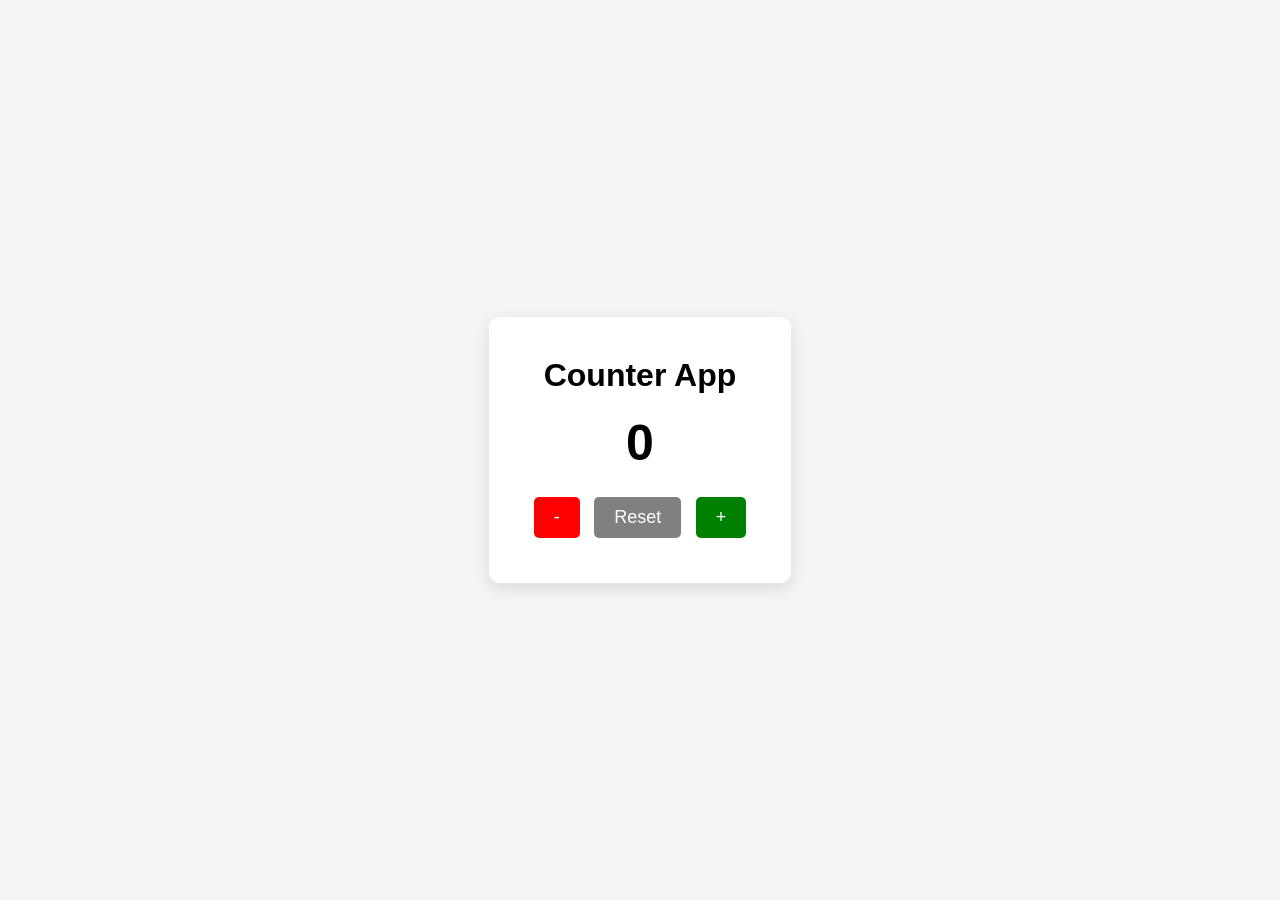
<file: Task2/index.html>
<!DOCTYPE html>
<html lang="en">
<head>
  <meta charset="UTF-8">
  <meta name="viewport" content="width=device-width, initial-scale=1.0">
  <title>Counter App</title>
  <link rel="stylesheet" href="style.css">
</head>
<body>

<div class="container">
  <h1>Counter App</h1>

  <!-- Display -->
  <div id="count">0</div>

  <!-- Buttons -->
  <div class="buttons">
    <button id="decrement">-</button>
    <button id="reset">Reset</button>
    <button id="increment">+</button>
  </div>
</div>

<script src="script.js"></script>
</body>
</html>
</file>
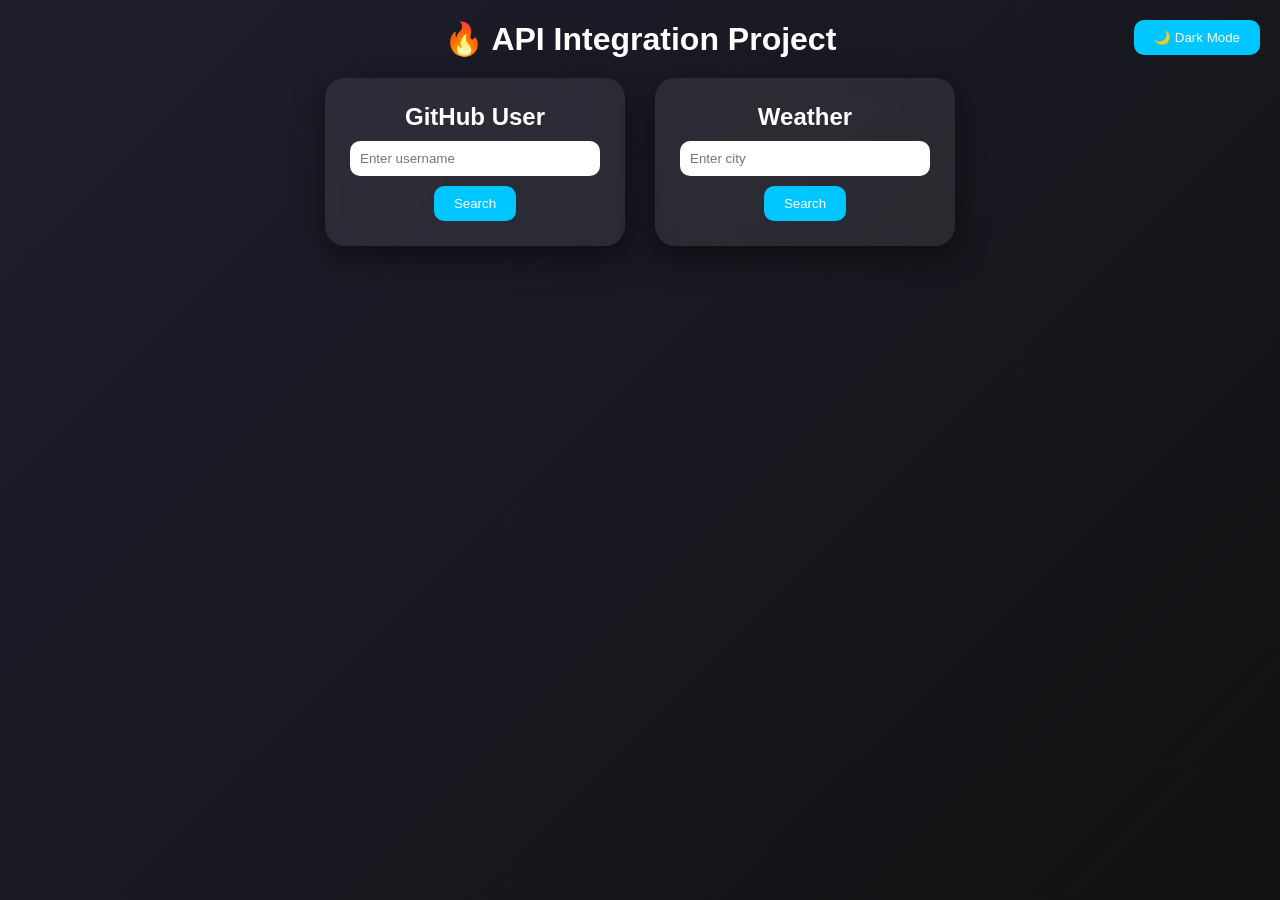
<file: Task3/index.html>
<!DOCTYPE html>
<html>
<head>
  <title>API Project</title>
  <link rel="stylesheet" href="style.css">
</head>
<body>

<button id="toggleMode">🌙 Dark Mode</button>

<h1>🔥 API Integration Project</h1>

<div class="container">

  <!-- GitHub -->
  <div class="card">
    <h2>GitHub User</h2>
    <input type="text" id="username" placeholder="Enter username">
    <button onclick="getGitHub()">Search</button>
    <div id="githubResult"></div>
    <div id="repoList"></div>
  </div>

  <!-- Weather -->
  <div class="card">
    <h2>Weather</h2>
    <input type="text" id="city" placeholder="Enter city">
    <button onclick="getWeather()">Search</button>
    <div id="weatherResult"></div>
  </div>

</div>

<script src="script.js"></script>
</body>
</html>
</file>
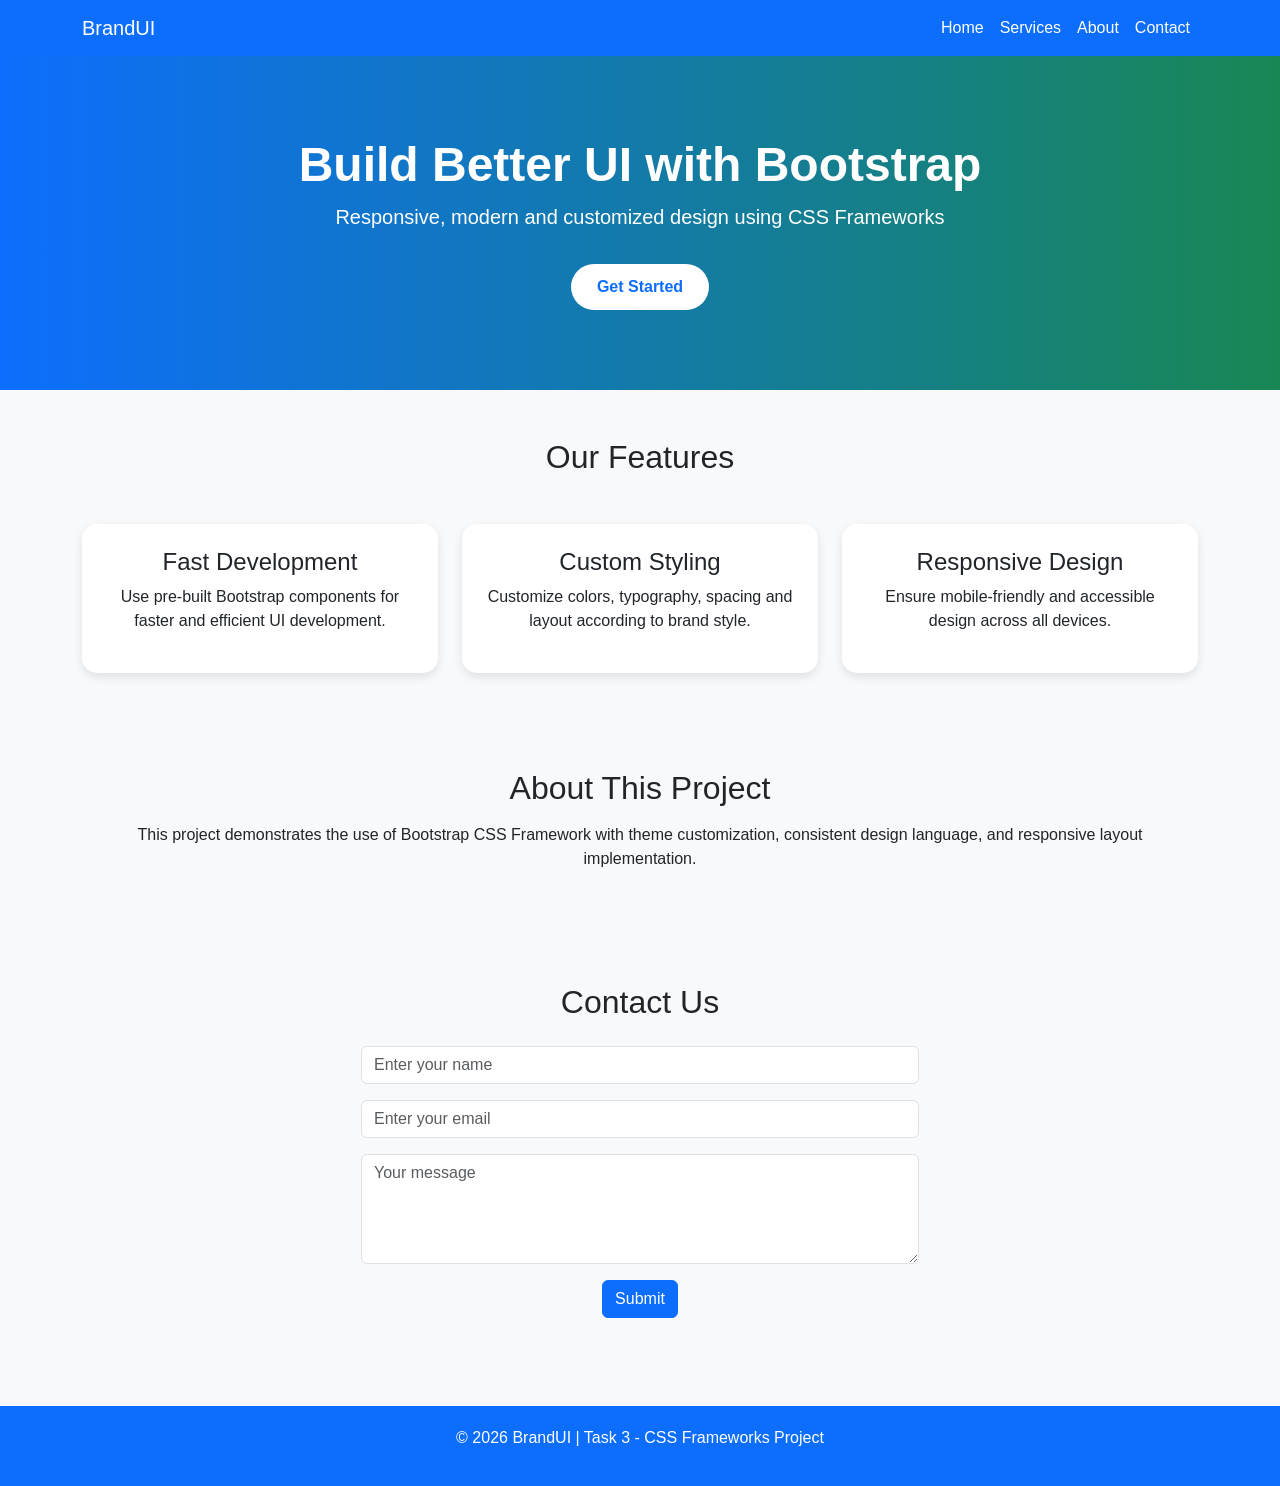
<file: Task4/index.html>
<!DOCTYPE html><html lang="en">
<head>
  <meta charset="UTF-8">
  <meta name="viewport" content="width=device-width, initial-scale=1.0">
  <title>Task 3 - CSS Frameworks</title>  <!-- Bootstrap CSS -->  <link href="https://cdn.jsdelivr.net/npm/bootstrap@5.3.3/dist/css/bootstrap.min.css" rel="stylesheet">  <style>
    :root {
      --primary-color: #0d6efd;
      --secondary-color: #f8f9fa;
      --accent-color: #198754;
      --text-color: #212529;
    }

    body {
      font-family: Arial, sans-serif;
      background-color: var(--secondary-color);
      color: var(--text-color);
    }

    .navbar {
      background-color: var(--primary-color);
    }

    .navbar-brand,
    .nav-link {
      color: white !important;
      font-weight: 500;
    }

    .hero {
      background: linear-gradient(to right, #0d6efd, #198754);
      color: white;
      padding: 80px 20px;
      text-align: center;
    }

    .hero h1 {
      font-size: 3rem;
      font-weight: bold;
    }

    .btn-custom {
      background-color: white;
      color: var(--primary-color);
      font-weight: bold;
      border-radius: 30px;
      padding: 10px 25px;
    }

    .card {
      border: none;
      border-radius: 15px;
      box-shadow: 0 4px 10px rgba(0,0,0,0.1);
      transition: 0.3s;
    }

    .card:hover {
      transform: translateY(-5px);
    }

    .footer {
      background-color: var(--primary-color);
      color: white;
      text-align: center;
      padding: 20px;
      margin-top: 40px;
    }
  </style></head>
<body>  <!-- Navbar -->  <nav class="navbar navbar-expand-lg">
    <div class="container">
      <a class="navbar-brand" href="#">BrandUI</a>
      <button class="navbar-toggler" type="button" data-bs-toggle="collapse" data-bs-target="#navbarNav">
        <span class="navbar-toggler-icon"></span>
      </button>
      <div class="collapse navbar-collapse" id="navbarNav">
        <ul class="navbar-nav ms-auto">
          <li class="nav-item"><a class="nav-link" href="#">Home</a></li>
          <li class="nav-item"><a class="nav-link" href="#services">Services</a></li>
          <li class="nav-item"><a class="nav-link" href="#about">About</a></li>
          <li class="nav-item"><a class="nav-link" href="#contact">Contact</a></li>
        </ul>
      </div>
    </div>
  </nav>  <!-- Hero Section -->  <section class="hero">
    <div class="container">
      <h1>Build Better UI with Bootstrap</h1>
      <p class="lead">Responsive, modern and customized design using CSS Frameworks</p>
      <a href="#services" class="btn btn-custom mt-3">Get Started</a>
    </div>
  </section>  <!-- Services Section -->  <section id="services" class="py-5">
    <div class="container">
      <h2 class="text-center mb-5">Our Features</h2>
      <div class="row g-4"><div class="col-md-4">
      <div class="card p-4 text-center">
        <h4>Fast Development</h4>
        <p>Use pre-built Bootstrap components for faster and efficient UI development.</p>
      </div>
    </div>

    <div class="col-md-4">
      <div class="card p-4 text-center">
        <h4>Custom Styling</h4>
        <p>Customize colors, typography, spacing and layout according to brand style.</p>
      </div>
    </div>

    <div class="col-md-4">
      <div class="card p-4 text-center">
        <h4>Responsive Design</h4>
        <p>Ensure mobile-friendly and accessible design across all devices.</p>
      </div>
    </div>

  </div>
</div>

  </section>  <!-- About Section -->  <section id="about" class="py-5 bg-light">
    <div class="container text-center">
      <h2>About This Project</h2>
      <p class="mt-3">
        This project demonstrates the use of Bootstrap CSS Framework with theme customization,
        consistent design language, and responsive layout implementation.
      </p>
    </div>
  </section>  <!-- Contact Section -->  <section id="contact" class="py-5">
    <div class="container">
      <h2 class="text-center mb-4">Contact Us</h2>
      <form class="w-50 mx-auto">
        <div class="mb-3">
          <input type="text" class="form-control" placeholder="Enter your name">
        </div>
        <div class="mb-3">
          <input type="email" class="form-control" placeholder="Enter your email">
        </div>
        <div class="mb-3">
          <textarea class="form-control" rows="4" placeholder="Your message"></textarea>
        </div>
        <div class="text-center">
          <button type="submit" class="btn btn-primary">Submit</button>
        </div>
      </form>
    </div>
  </section>  <!-- Footer -->  <footer class="footer">
    <p>© 2026 BrandUI | Task 3 - CSS Frameworks Project</p>
  </footer>  <!-- Bootstrap JS -->  <script src="https://cdn.jsdelivr.net/npm/bootstrap@5.3.3/dist/js/bootstrap.bundle.min.js"></script></body>
</html>
</file>
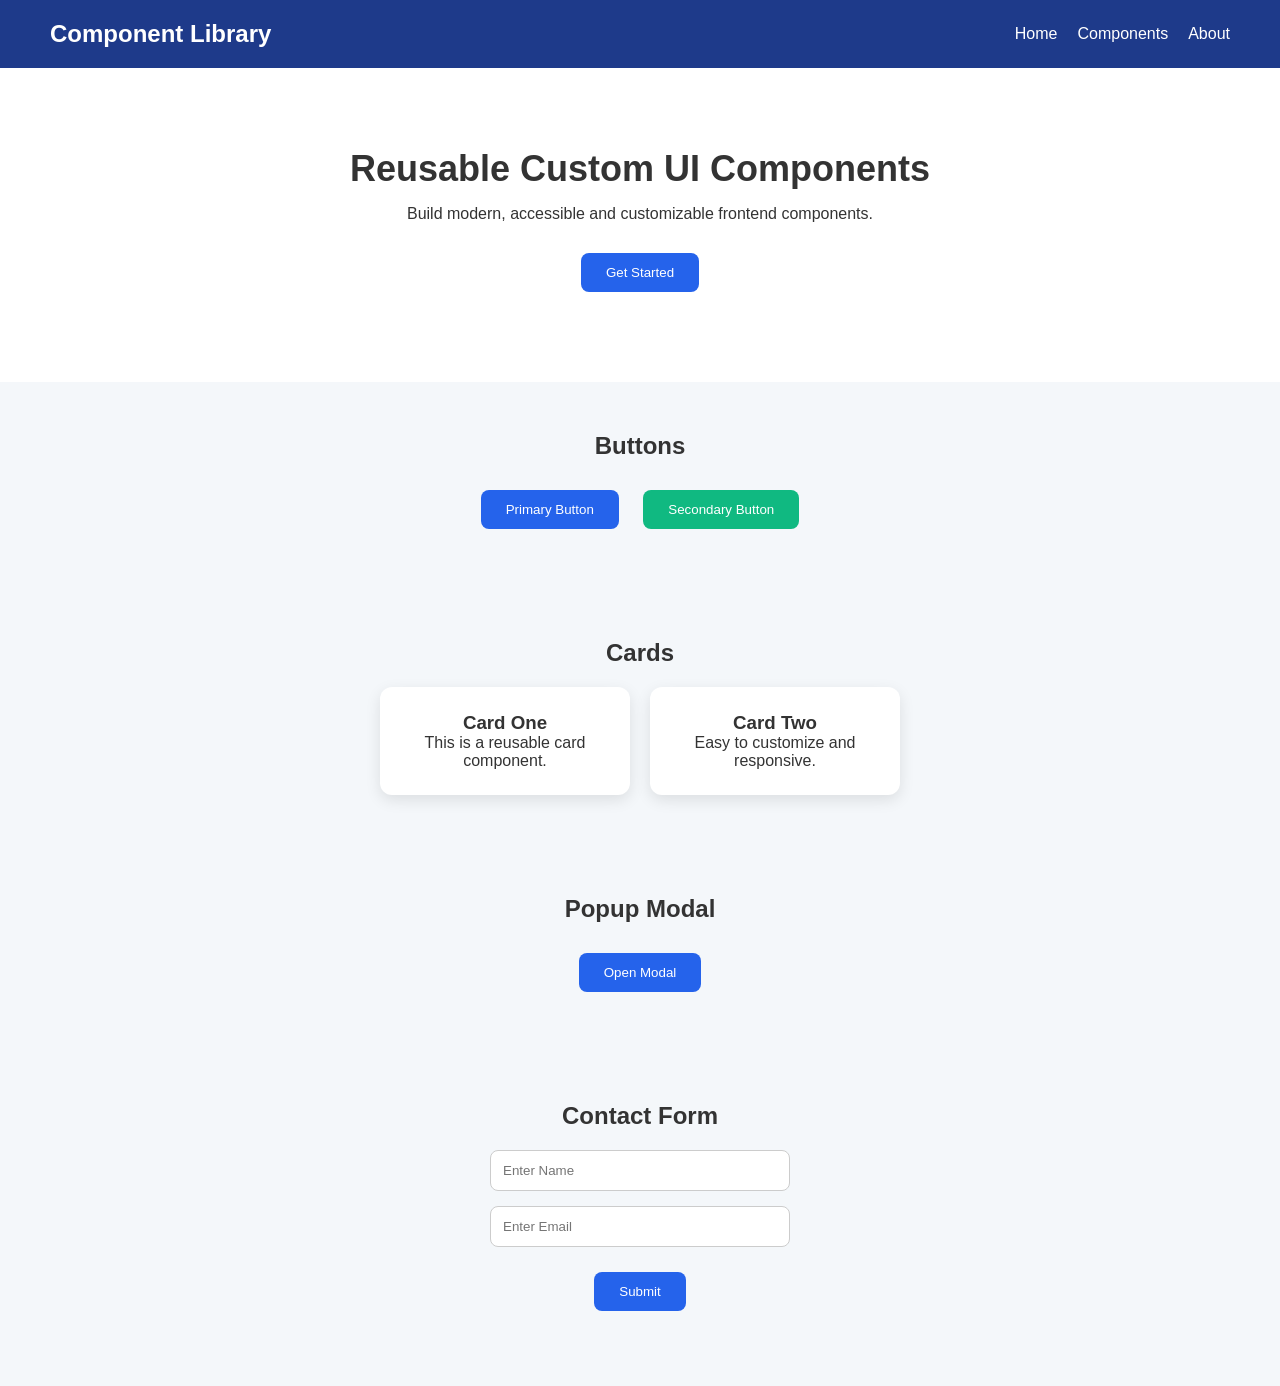
<file: Task6/index.html>
<!DOCTYPE html>
<html lang="en">
<head>
    <meta charset="UTF-8">
    <meta name="viewport" content="width=device-width, initial-scale=1.0">
    <title>Custom Component Library</title>
    <link rel="stylesheet" href="style.css">
</head>
<body>

    <!-- Navbar -->
    <nav class="navbar">
        <h1>Component Library</h1>
        <ul>
            <li><a href="#">Home</a></li>
            <li><a href="#">Components</a></li>
            <li><a href="#">About</a></li>
        </ul>
    </nav>

    <!-- Hero Section -->
    <section class="hero">
        <h2>Reusable Custom UI Components</h2>
        <p>Build modern, accessible and customizable frontend components.</p>
        <button class="btn primary" onclick="showAlert()">Get Started</button>
    </section>

    <!-- Buttons Section -->
    <section class="section">
        <h2>Buttons</h2>
        <button class="btn primary">Primary Button</button>
        <button class="btn secondary">Secondary Button</button>
    </section>

    <!-- Cards Section -->
    <section class="section">
        <h2>Cards</h2>

        <div class="card-container">
            <div class="card">
                <h3>Card One</h3>
                <p>This is a reusable card component.</p>
            </div>

            <div class="card">
                <h3>Card Two</h3>
                <p>Easy to customize and responsive.</p>
            </div>
        </div>
    </section>

    <!-- Modal Button -->
    <section class="section">
        <h2>Popup Modal</h2>
        <button class="btn primary" onclick="openModal()">Open Modal</button>
    </section>

    <!-- Contact Form -->
    <section class="section">
        <h2>Contact Form</h2>
        <form id="contactForm">
            <input type="text" placeholder="Enter Name" required>
            <input type="email" placeholder="Enter Email" required>
            <button type="submit" class="btn primary">Submit</button>
        </form>
        <p id="successMessage"></p>
    </section>

    <!-- Modal -->
    <div class="modal" id="modal">
        <div class="modal-content">
            <span class="close" onclick="closeModal()">&times;</span>
            <h2>Custom Modal</h2>
            <p>This is a reusable popup modal component.</p>
        </div>
    </div>

    <script src="script.js"></script>
</body>
</html>
</file>
<file: Task2/style.css>
* {
  margin: 0;
  padding: 0;
  box-sizing: border-box;
  font-family: Arial, sans-serif;
}

body {
  height: 100vh;
  display: flex;
  justify-content: center;
  align-items: center;
  background: #f4f4f4;
}

.container {
  text-align: center;
  background: white;
  padding: 40px;
  border-radius: 10px;
  box-shadow: 0 5px 15px rgba(0,0,0,0.1);
}

h1 {
  margin-bottom: 20px;
}

#count {
  font-size: 50px;
  margin: 20px 0;
  font-weight: bold;
}

.buttons button {
  padding: 10px 20px;
  margin: 5px;
  font-size: 18px;
  border: none;
  cursor: pointer;
  border-radius: 5px;
}

#increment {
  background: green;
  color: white;
}

#decrement {
  background: red;
  color: white;
}

#reset {
  background: gray;
  color: white;
}
</file>
<file: Task3/style.css>
* {
  margin: 0;
  padding: 0;
  box-sizing: border-box;
  font-family: sans-serif;
}

body {
  min-height: 100vh;
  background: linear-gradient(135deg, #1e1e2f, #121212);
  display: flex;
  flex-direction: column;
  align-items: center;
  color: white;
  transition: 0.4s;
}

h1 {
  margin: 20px;
}

.container {
  display: flex;
  gap: 30px;
  flex-wrap: wrap;
  justify-content: center;
}

/* Glass Card */
.card {
  background: rgba(255, 255, 255, 0.08);
  backdrop-filter: blur(12px);
  padding: 25px;
  border-radius: 20px;
  width: 300px;
  text-align: center;
  box-shadow: 0 10px 30px rgba(0,0,0,0.5);
  transition: 0.3s;
  animation: fadeIn 0.6s ease;
}

.card:hover {
  transform: translateY(-5px);
}

/* Animation */
@keyframes fadeIn {
  from {opacity: 0; transform: translateY(20px);}
  to {opacity: 1; transform: translateY(0);}
}

input {
  width: 100%;
  padding: 10px;
  margin: 10px 0;
  border-radius: 10px;
  border: none;
}

button {
  padding: 10px 20px;
  border: none;
  border-radius: 10px;
  background: #00c6ff;
  color: white;
  cursor: pointer;
  transition: 0.3s;
}

button:hover {
  background: #0072ff;
}

img {
  border-radius: 50%;
  margin: 10px 0;
}

/* Repo list */
#repoList a {
  display: block;
  margin: 5px;
  color: #00c6ff;
}

/* LIGHT MODE */
body.light {
  background: #f5f7fa;
  color: black;
}

body.light .card {
  background: white;
}

body.light input {
  background: #eee;
}

/* Toggle Button */
#toggleMode {
  position: absolute;
  top: 20px;
  right: 20px;
}

/* 📱 Responsive */
@media (max-width: 768px) {
  .container {
    flex-direction: column;
    align-items: center;
  }
}
</file>
<file: Task6/style.css>
* {
    margin: 0;
    padding: 0;
    box-sizing: border-box;
}

body {
    font-family: Arial, sans-serif;
    background: #f4f7fa;
    color: #333;
}

/* Navbar */
.navbar {
    background: #1e3a8a;
    color: white;
    padding: 20px 50px;
    display: flex;
    justify-content: space-between;
    align-items: center;
}

.navbar ul {
    display: flex;
    list-style: none;
    gap: 20px;
}

.navbar a {
    color: white;
    text-decoration: none;
}

/* Hero */
.hero {
    text-align: center;
    padding: 80px 20px;
    background: white;
}

.hero h2 {
    font-size: 36px;
    margin-bottom: 15px;
}

.hero p {
    margin-bottom: 20px;
}

/* Section */
.section {
    padding: 50px;
    text-align: center;
}

.section h2 {
    margin-bottom: 20px;
}

/* Buttons */
.btn {
    padding: 12px 25px;
    border: none;
    cursor: pointer;
    border-radius: 8px;
    margin: 10px;
    transition: 0.3s;
}

.primary {
    background: #2563eb;
    color: white;
}

.secondary {
    background: #10b981;
    color: white;
}

.btn:hover {
    transform: scale(1.05);
}

/* Cards */
.card-container {
    display: flex;
    justify-content: center;
    gap: 20px;
    flex-wrap: wrap;
}

.card {
    background: white;
    width: 250px;
    padding: 25px;
    border-radius: 12px;
    box-shadow: 0 5px 15px rgba(0,0,0,0.1);
}

/* Form */
form {
    display: flex;
    flex-direction: column;
    align-items: center;
    gap: 15px;
}

input {
    width: 300px;
    padding: 12px;
    border: 1px solid #ccc;
    border-radius: 8px;
}

#successMessage {
    margin-top: 15px;
    color: green;
    font-weight: bold;
}

/* Modal */
.modal {
    display: none;
    position: fixed;
    z-index: 1000;
    left: 0;
    top: 0;
    width: 100%;
    height: 100%;
    background: rgba(0,0,0,0.5);
}

.modal-content {
    background: white;
    width: 400px;
    margin: 10% auto;
    padding: 30px;
    border-radius: 12px;
    position: relative;
    text-align: center;
}

.close {
    position: absolute;
    right: 20px;
    top: 10px;
    font-size: 28px;
    cursor: pointer;
}
</file>
